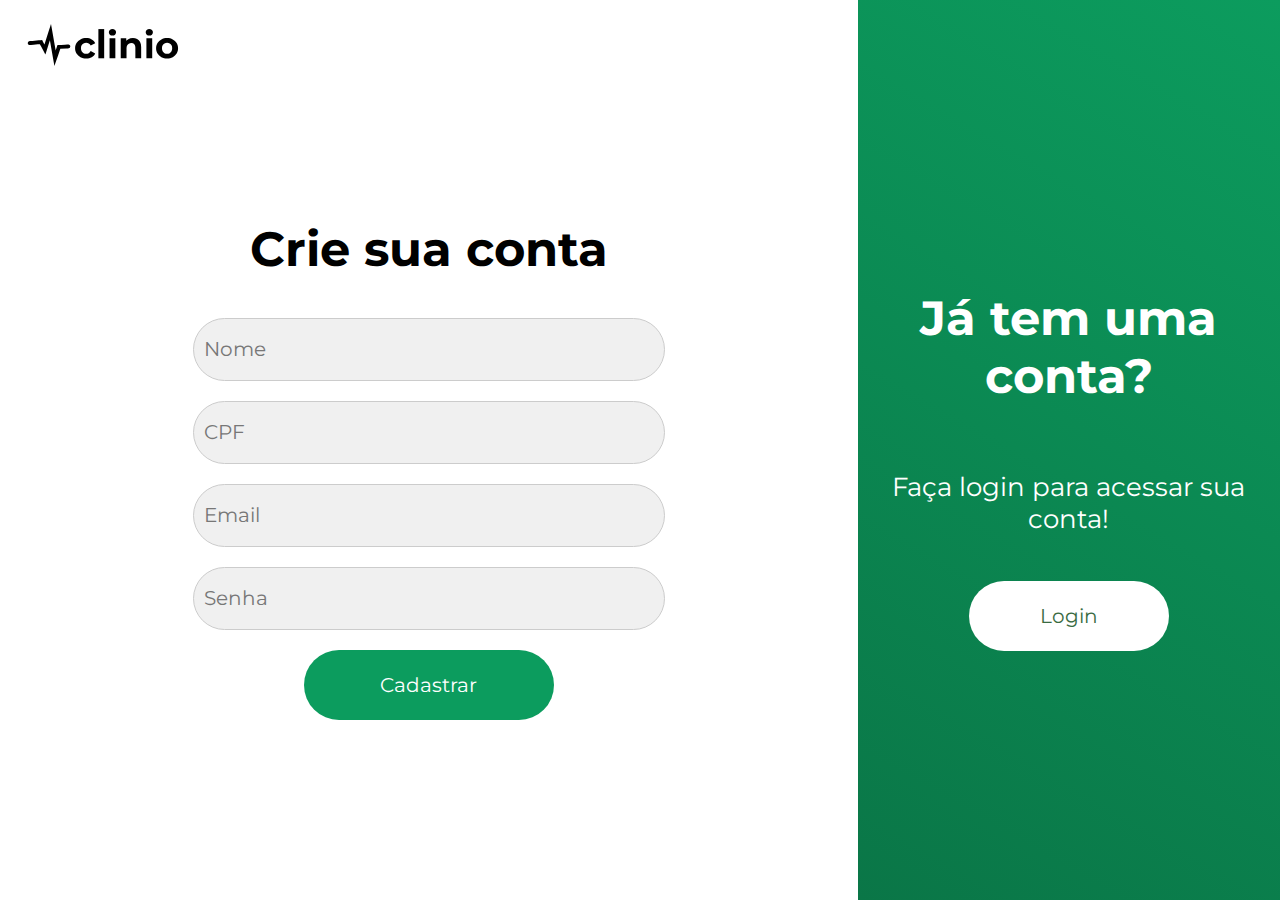
<file: cliniofrontend/pages/cadastro.html>
<!DOCTYPE html>
<html lang="pt-BR">
<head>
    <meta charset="UTF-8">
    <meta name="viewport" content="width=device-width, initial-scale=1.0">
    <title>Cadastro</title>
    <link rel="stylesheet" href="../styles/cadastro.css">
    <link rel="icon" href="../assets/icon.svg" type="image/x-icon">
</head>
<body>
    <div class="login-container">
        <!-- Lado Esquerdo -->
        <div class="login-left">
            <div class="logo-container">
                <img src="../assets/logo.svg" alt="Clinio Logo" class="logo">
            </div>
            <h2>Crie sua conta</h2>
            <form id="cadastroForm">
                <div class="form-group">
                    <input type="text" id="nome" name="nome" placeholder="Nome" required>
                </div>
                <div class="form-group">
                    <input type="text" id="cpf" name="cpf" placeholder="CPF" maxlength="14" required>
                    <span id="cpf-error" style="color: red; display: none;">CPF inválido</span>
                </div>
                <div class="form-group">
                    <input type="email" id="email" name="email" placeholder="Email" required>
                </div>
                <div class="form-group">
                    <input type="password" id="password" name="password" placeholder="Senha" required>
                </div>
                <button type="submit">Cadastrar</button>
            </form>
        </div>
        
        <!-- Lado Direito -->
        <div class="login-right">
            <h2>Já tem uma conta?</h2>
            <p>Faça login para acessar sua conta!</p>
            <button onclick="window.location.href='/cliniofrontend/pages/login.html'">Login</button>
        </div>
    </div>
    <script src="../scripts/cadastro.js"></script>
</body>
</html>
</file>
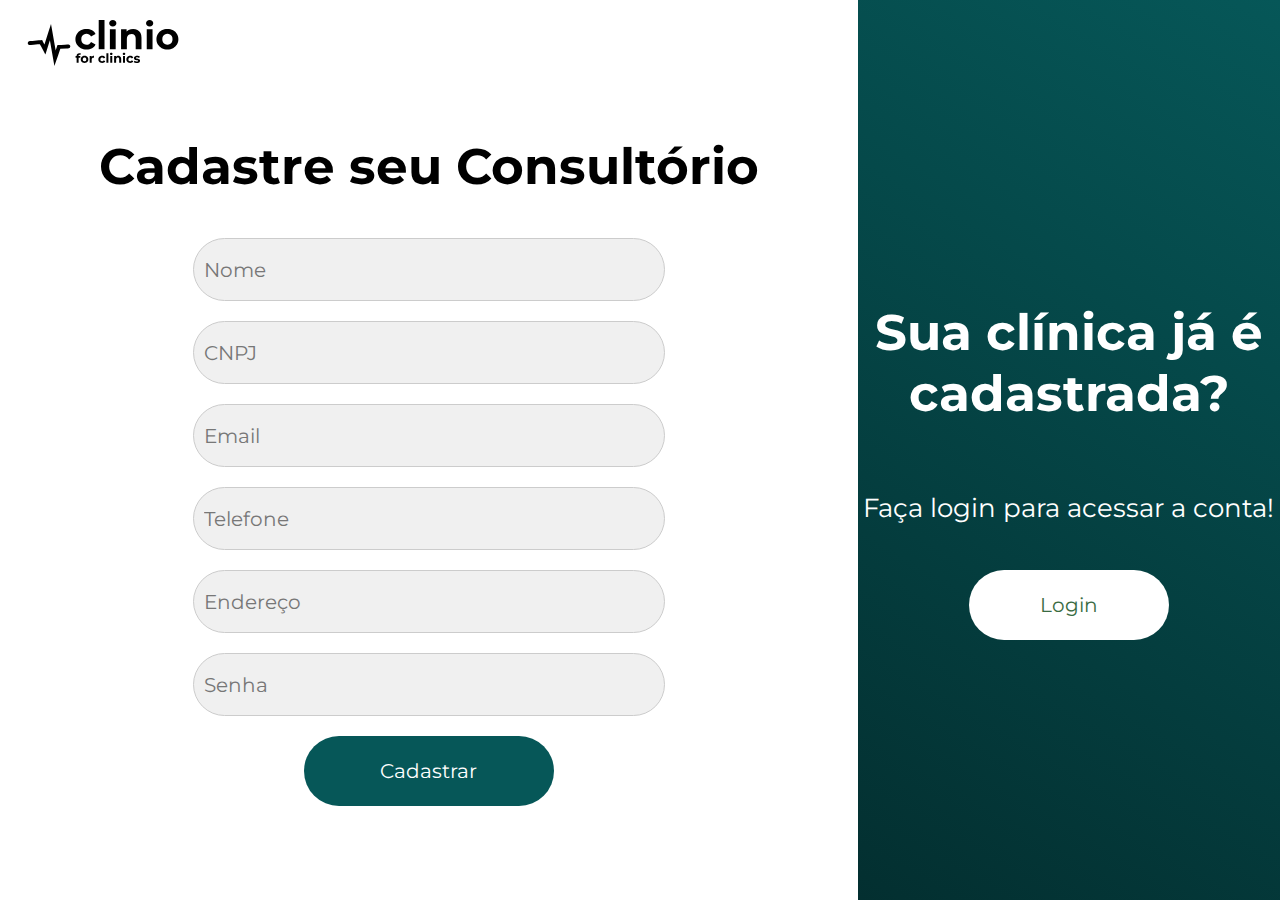
<file: cliniofrontend/pages/cadastroclinic.html>
<!DOCTYPE html>
<html lang="pt-BR">
<head>
    <meta charset="UTF-8">
    <meta name="viewport" content="width=device-width, initial-scale=1.0">
    <title>Cadastro de Clínica</title>
    <link rel="stylesheet" href="../styles/cadastroclinic.css">
    <link rel="icon" href="../assets/icon.svg" type="image/x-icon">
</head>
<body>
    <div class="login-container">
        <!-- Lado Esquerdo -->
        <div class="login-left">
            <div class="logo-container">
                <img src="../assets/logoclinic.svg" alt="Clinio Logo" class="logo">
            </div>
            <h2>Cadastre seu Consultório</h2>
            <form id="cadastroForm">
                <div class="form-group">
                    <input type="text" id="nome" name="nome" placeholder="Nome" required>
                </div>
                <div class="form-group">
                    <input type="text" id="cnpj" name="cnpj" placeholder="CNPJ" maxlength="18" required>
                    <span id="cnpj-error" style="color: red; display: none;">CNPJ inválido</span>
                </div>
                <div class="form-group">
                    <input type="email" id="email" name="email" placeholder="Email" required>
                </div>
                <div class="form-group">
                    <input type="text" id="telefone" name="telefone" placeholder="Telefone" required>
                </div>
                <div class="form-group">
                    <input type="text" id="endereco" name="endereco" placeholder="Endereço" required>
                </div>
                <div class="form-group">
                    <input type="password" id="password" name="password" placeholder="Senha" required>
                </div>
                <button type="submit">Cadastrar</button>
            </form>
        </div>
        
        <!-- Lado Direito -->
        <div class="login-right">
            <h2>Sua clínica já é cadastrada?</h2>
            <p>Faça login para acessar a conta!</p>
            <button onclick="window.location.href='/cliniofrontend/pages/loginclinic.html'">Login</button>
        </div>
    </div>
    <script src="../scripts/cadastroclinic.js"></script>
</body>
</html>
</file>
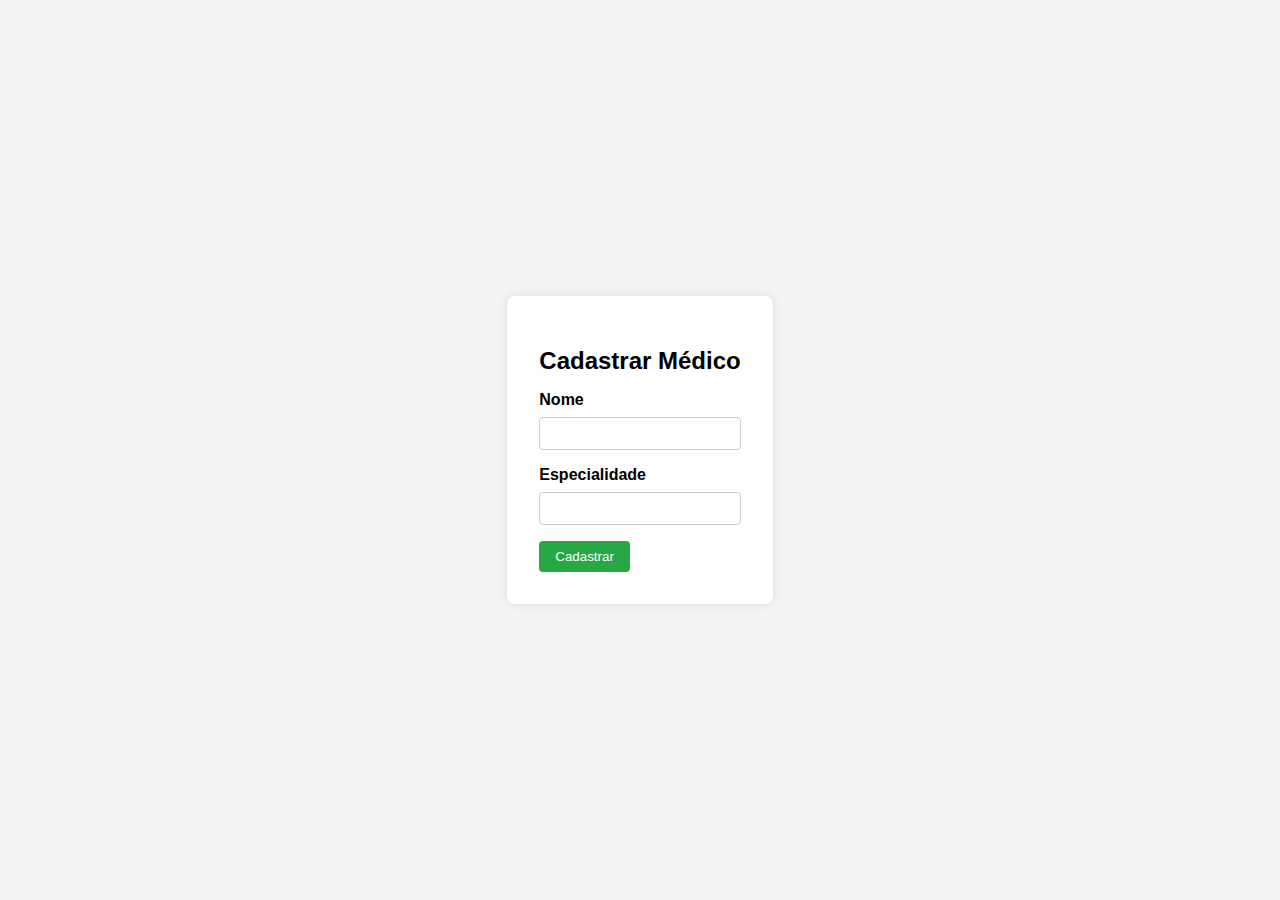
<file: cliniofrontend/pages/cadastroMedico.html>
<!DOCTYPE html>
<html lang="pt-BR">
<head>
    <meta charset="UTF-8">
    <meta name="viewport" content="width=device-width, initial-scale=1.0">
    <title>Cadastrar Médico</title>
    <link rel="stylesheet" href="../styles/cadastroMedico.css">
</head>
<body>
    <div class="form-container">
        <h2>Cadastrar Médico</h2>
        <form id="cadastroMedicoForm">
            <div class="form-group">
                <label for="nome">Nome</label>
                <input type="text" id="nome" name="nome" required>
            </div>
            <div class="form-group">
                <label for="especialidade">Especialidade</label>
                <input type="text" id="especialidade" name="especialidade" required>
            </div>
            <button type="submit">Cadastrar</button>
        </form>
    </div>
    <script src="../scripts/cadastroMedico.js"></script>
</body>
</html>
</file>
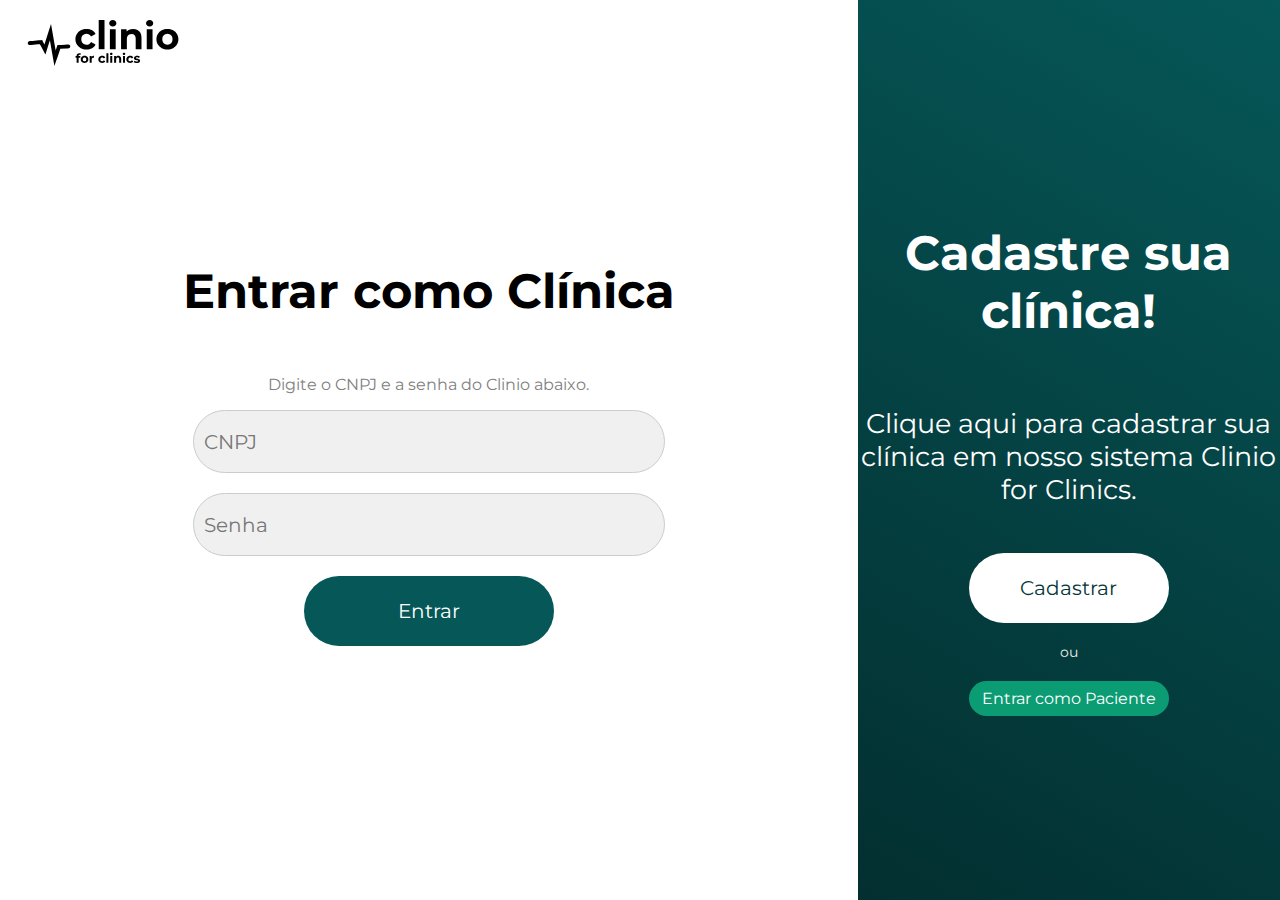
<file: cliniofrontend/pages/loginclinic.html>
<!DOCTYPE html>
<html lang="pt-BR">
<head>
    <meta charset="UTF-8">
    <meta name="viewport" content="width=device-width, initial-scale=1.0">
    <title>Login de Clínica</title>
    <link rel="stylesheet" href="../styles/loginclinic.css">
    <link rel="icon" href="../assets/icon.svg" type="image/x-icon">
</head>
<body>
    <div class="login-container">
        <!-- Lado Esquerdo -->
        <div class="login-left">
            <div class="logo-container">
                <img src="../assets/logoclinic.svg" alt="Clinio Logo" class="logo">
            </div>
            <h2>Entrar como Clínica</h2>
            <p>Digite o CNPJ e a senha do Clinio abaixo.</p>
            <form id="loginForm">
                <div class="form-group">
                    <input type="text" id="cnpj" name="cnpj" placeholder="CNPJ" maxlength="18" required>
                    <span id="cnpj-error" style="color: red; display: none;">CNPJ inválido</span>
                </div>
                <div class="form-group">
                    <input type="password" id="password" name="password" placeholder="Senha" required>
                </div>
                <button type="submit">Entrar</button>
            </form>
            <p id="message"></p>
        </div>
        
        <!-- Lado Direito -->
        <div class="login-right">
            <h2>Cadastre sua clínica!</h2>
            <p>Clique aqui para cadastrar sua clínica em nosso sistema Clinio for Clinics.</p>
            <button class="cadastrar-btn" onclick="window.location.href='/cliniofrontend/pages/cadastroclinic.html'">Cadastrar</button>
            <div class="or-container">
                <div class="or-text">ou</div>
                <button class="clinic-login-btn"  onclick="window.location.href='/cliniofrontend/pages/login.html'">Entrar como Paciente</button>
            </div>
        </div>
    </div>
    <script src="../scripts/loginclinic.js"></script>
</body>
</html>
</file>
<file: cliniofrontend/styles/cadastro.css>
@import url('https://fonts.googleapis.com/css2?family=Montserrat:wght@400;700&display=swap');

body {
    font-family: 'Montserrat', sans-serif;
    margin: 0;
    overflow: hidden;
}

h1, h2, h3, h4, h5, h6, p, button, input, label {
    font-family: 'Montserrat', sans-serif;
}

.login-right h2 {
    font-size: 3rem;
}

.login-left h2 {
    font-size: 3rem;
}

.login-right p {
    font-size: 26px;
}

.logo {
    height: 50px;
}

.login-container {
    display: flex;
    width: 100%;
    height: 100vh;
    overflow: hidden;
}

.login-left {
    flex: 1;
    max-width: 67%;
    display: flex;
    flex-direction: column;
    justify-content: center;
    align-items: center;
    background-color: #fff;
    padding: 0;
}

.logo-container {
    position: absolute;
    top: 20px;
    left: 20px;
}

.login-right {
    flex: 1;
    max-width: 33%;
    display: flex;
    flex-direction: column;
    justify-content: center;
    align-items: center;
    background: linear-gradient(30deg, #0a7647, #0c9c5e);
    color: white;
    padding: 0;
    text-align: center;
}

form {
    display: flex;
    flex-direction: column;
    width: 100%;
    max-width: 300px;
    align-items: center;
}

.form-group {
    width: 100%;
    margin-bottom: 20px;
    display: flex;
    flex-direction: column;
    align-items: center;
}

.form-group label {
    display: none;
}

.form-group input {
    width: 450px;
    height: 41px;
    padding: 15px;
    font-size: 20px;
    border: 1px solid #f0f0f0;
    border-radius: 50px;
    background-color: #f0f0f0;
}

input[type="text"], input[type="password"], input[type="email"] {
    background-color: #f0f0f0;
    color: #333;
    border: 1px solid #ccc;
    padding: 10px;
    border-radius: 50px;
}

input[type="text"]::placeholder, input[type="password"]::placeholder, input[type="email"]::placeholder {
    color: #777;
}

input[type="text"]:focus, input[type="password"]:focus, input[type="email"]:focus {
    outline: none;
    border-color: #396B42;
}

button {
    height: 70px;
    width: 250px;
    font-size: 20px;
    padding: 0 0px;
    background-color: #0c9c5e;
    color: white;
    border: none;
    cursor: pointer;
    border-radius: 50px;
    transition: background-color 0.3s;
}

button:hover {
    background-color: #396B42;
}

.login-right button {
    height: 70px;
    width: 200px;
    background-color: white;
    color: #396B42;
    margin-top: 20px;
}

.login-right button:hover {
    background-color: #f2f2f2;
}
.modal {
    display: none;
    position: fixed;
    z-index: 1;
    left: 0;
    top: 0;
    width: 100%;
    height: 100%;
    overflow: auto;
    background-color: rgb(0,0,0);
    background-color: rgba(0,0,0,0.4);
}

.modal-content {
    background-color: #fefefe;
    margin: 15% auto;
    padding: 20px;
    border: 1px solid #888;
    width: 80%;
    max-width: 500px;
    text-align: center;
}

.close {
    color: #aaa;
    float: right;
    font-size: 28px;
    font-weight: bold;
}

.close:hover,
.close:focus {
    color: black;
    text-decoration: none;
    cursor: pointer;
}
</file>
<file: cliniofrontend/styles/cadastroclinic.css>
@import url('https://fonts.googleapis.com/css2?family=Montserrat:wght@400;700&display=swap');

body {
    font-family: 'Montserrat', sans-serif;
    margin: 0;
    overflow: hidden;
}

h1, h2, h3, h4, h5, h6, p, button, input, label {
    font-family: 'Montserrat', sans-serif;
}

.login-right h2 {
    font-size: 50px;
}

.login-left h2 {
    font-size: 50px;
}

.login-right p {
    font-size: 26px;
}

.logo {
    height: 50px;
}

.login-container {
    display: flex;
    width: 100%;
    height: 100vh;
    overflow: hidden;
}

.login-left {
    flex: 1;
    max-width: 67%;
    display: flex;
    flex-direction: column;
    justify-content: center;
    align-items: center;
    background-color: #fff;
    padding: 0;
}

.logo-container {
    position: absolute;
    top: 20px;
    left: 20px;
}

.login-right {
    flex: 1;
    max-width: 33%;
    display: flex;
    flex-direction: column;
    justify-content: center;
    align-items: center;
    background: linear-gradient(30deg, #032f30, #065758);
    color: white;
    padding: 0;
    text-align: center;
}

form {
    display: flex;
    flex-direction: column;
    width: 100%;
    max-width: 300px;
    align-items: center;
}

.form-group {
    width: 100%;
    margin-bottom: 20px;
    display: flex;
    flex-direction: column;
    align-items: center;
}

.form-group label {
    display: none;
}

.form-group input {
    width: 450px;
    height: 41px;
    padding: 15px;
    font-size: 20px;
    border: 1px solid #f0f0f0;
    border-radius: 50px;
    background-color: #f0f0f0;
}

input[type="text"], input[type="password"], input[type="email"] {
    background-color: #f0f0f0;
    color: #333;
    border: 1px solid #ccc;
    padding: 10px;
    border-radius: 50px;
}

input[type="text"]::placeholder, input[type="password"]::placeholder, input[type="email"]::placeholder {
    color: #777;
}

input[type="text"]:focus, input[type="password"]:focus, input[type="email"]:focus {
    outline: none;
    border-color: #396B42;
}

button {
    height: 70px;
    width: 250px;
    font-size: 20px;
    padding: 0 0px;
    background-color: #065758;
    color: white;
    border: none;
    cursor: pointer;
    border-radius: 50px;
    transition: background-color 0.3s;
}

button:hover {
    background-color: #033435;
}

.login-right button {
    height: 70px;
    width: 200px;
    background-color: white;
    color: #396B42;
    margin-top: 20px;
}

.login-right button:hover {
    background-color: #f2f2f2;
}
.modal {
    display: none;
    position: fixed;
    z-index: 1;
    left: 0;
    top: 0;
    width: 100%;
    height: 100%;
    overflow: auto;
    background-color: rgb(0,0,0);
    background-color: rgba(0,0,0,0.4);
}

.modal-content {
    background-color: #fefefe;
    margin: 15% auto;
    padding: 20px;
    border: 1px solid #888;
    width: 80%;
    max-width: 500px;
    text-align: center;
}

.close {
    color: #aaa;
    float: right;
    font-size: 28px;
    font-weight: bold;
}

.close:hover,
.close:focus {
    color: black;
    text-decoration: none;
    cursor: pointer;
}
</file>
<file: cliniofrontend/styles/cadastroMedico.css>
body {
    font-family: 'Montserrat', sans-serif;
    background-color: #f4f4f4;
    display: flex;
    justify-content: center;
    align-items: center;
    height: 100vh;
    margin: 0;
}

.form-container {
    background-color: #fff;
    padding: 2rem;
    border-radius: 8px;
    box-shadow: 0 0 10px rgba(0,0,0,0.1);
}

h2 {
    margin-bottom: 1rem;
}

.form-group {
    margin-bottom: 1rem;
}

label {
    display: block;
    margin-bottom: 0.5rem;
    font-weight: bold;
}

input {
    width: 100%;
    padding: 0.5rem;
    border: 1px solid #ccc;
    border-radius: 4px;
    box-sizing: border-box;
}

button {
    padding: 0.5rem 1rem;
    background-color: #28a745;
    color: white;
    border: none;
    border-radius: 4px;
    cursor: pointer;
    transition: background-color 0.3s;
}

button:hover {
    background-color: #218838;
}
</file>
<file: cliniofrontend/styles/loginclinic.css>
@import url('https://fonts.googleapis.com/css2?family=Montserrat:wght@400;700&display=swap');

body {
    font-family: 'Montserrat', sans-serif;
    margin: 0;
    overflow: hidden;
}

h1, h2, h3, h4, h5, h6, p, button, input, label {
    font-family: 'Montserrat', sans-serif;
}

.login-right h2 {
    font-size: 3rem;
}

.login-left h2 {
    font-size: 3rem;
}

.login-right p {
    font-size: 27px;
    justify-content: baseline;
}

.logo {
    height: 50px;
}

.login-left p {
    color: gray;
}

.login-container {
    display: flex;
    width: 100%;
    height: 100vh;
    overflow: hidden; /* Evite a barra de rolagem na login-container */
}

.login-left {
    flex: 1;
    max-width: 67%; /* Define a largura máxima */
    display: flex;
    flex-direction: column;
    justify-content: center;
    align-items: center;
    background-color: #fff;
    padding: 0; /* Ajuste o padding para centralizar o conteúdo */
}

.logo-container {
    position: absolute;
    top: 20px;
    left: 20px;
}

.login-right {
    flex: 1;
    max-width: 33%; /* Define a largura máxima */
    display: flex;
    flex-direction: column;
    justify-content: center;
    align-items: center;
    background: linear-gradient(30deg, #032f30, #065758);
    color: white;
    padding: 0; /* Ajuste o padding para centralizar o conteúdo */
    text-align: center;
}

form {
    display: flex;
    flex-direction: column;
    width: 100%;
    max-width: 300px;
    align-items: center;
}

.form-group {
    width: 100%;
    margin-bottom: 20px;
    display: flex;
    flex-direction: column;
    align-items: center;
}

.form-group label {
    display: none; /* Esconde os labels */
}

.form-group input {
    width: 450px;
    height: 41px;
    padding: 15px;
    font-size: 20px;
    border: 1px solid #f0f0f0;
    border-radius: 50px; /* Certifica-se que os campos são arredondados */
    background-color: #f0f0f0;
}

input[type="text"], input[type="password"], input[type="email"] {
    background-color: #f0f0f0;
    color: #333;
    border: 1px solid #ccc;
    padding: 10px;
    border-radius: 50px; /* Certifica-se que os campos são arredondados */
}

input[type="text"]::placeholder, input[type="password"]::placeholder, input[type="email"]::placeholder {
    color: #777; /* Placeholder cinza mais escuro */
}

input[type="text"]:focus, input[type="password"]:focus, input[type="email"]:focus {
    outline: none;
    border-color: #396B42; /* Bordas verdes ao focar no campo */
}

/* Estilização do botão Entrar */
button {
    height: 70px; /* Define a altura do botão */
    width: 250px;
    font-size: 20px;
    padding: 0 0px;
    background-color: #065758;
    color: white;
    border: none;
    cursor: pointer;
    border-radius: 50px;
    transition: background-color 0.3s;
}

button:hover {
    background-color: #033435;
}

/* Estilização do botão Cadastrar */
.cadastrar-btn {
    height: 70px;
    width: 200px;
    background-color: white;
    color: #053638;
    margin-top: 20px;
}

.cadastrar-btn:hover {
    background-color: #f2f2f2;
}

/* Estilização do botão Entrar como Clínica */
.or-container {
    display: flex;
    flex-direction: column;
    align-items: center;
    margin-top: 10px;
}

.or-text {
    margin: 10px 0;
    font-size: 14px;
    color: #ececec;
}

.clinic-login-btn {
    margin-top: 10px;
    padding: 5px;
    width: 200px;
    height: 35px; /* Metade da altura do botão Cadastrar */
    font-size: 16px;
    background-color: #0c9c73;
    color: #ffffff;
    border: none;
    border-radius: 25px;
    cursor: pointer;
}

.clinic-login-btn:hover {
    background-color: #076349;
}

.modal {
    display: none;
    position: fixed;
    z-index: 1;
    left: 0;
    top: 0;
    width: 100%;
    height: 100%;
    overflow: auto;
    background-color: rgb(0,0,0);
    background-color: rgba(0,0,0,0.4);
}

.modal-content {
    background-color: #fefefe;
    margin: 15% auto;
    padding: 20px;
    border: 1px solid #888;
    width: 80%;
    max-width: 500px;
    text-align: center;
}

.close {
    color: #aaa;
    float: right;
    font-size: 28px;
    font-weight: bold;
}

.close:hover,
.close:focus {
    color: black;
    text-decoration: none;
    cursor: pointer;
}
</file>
